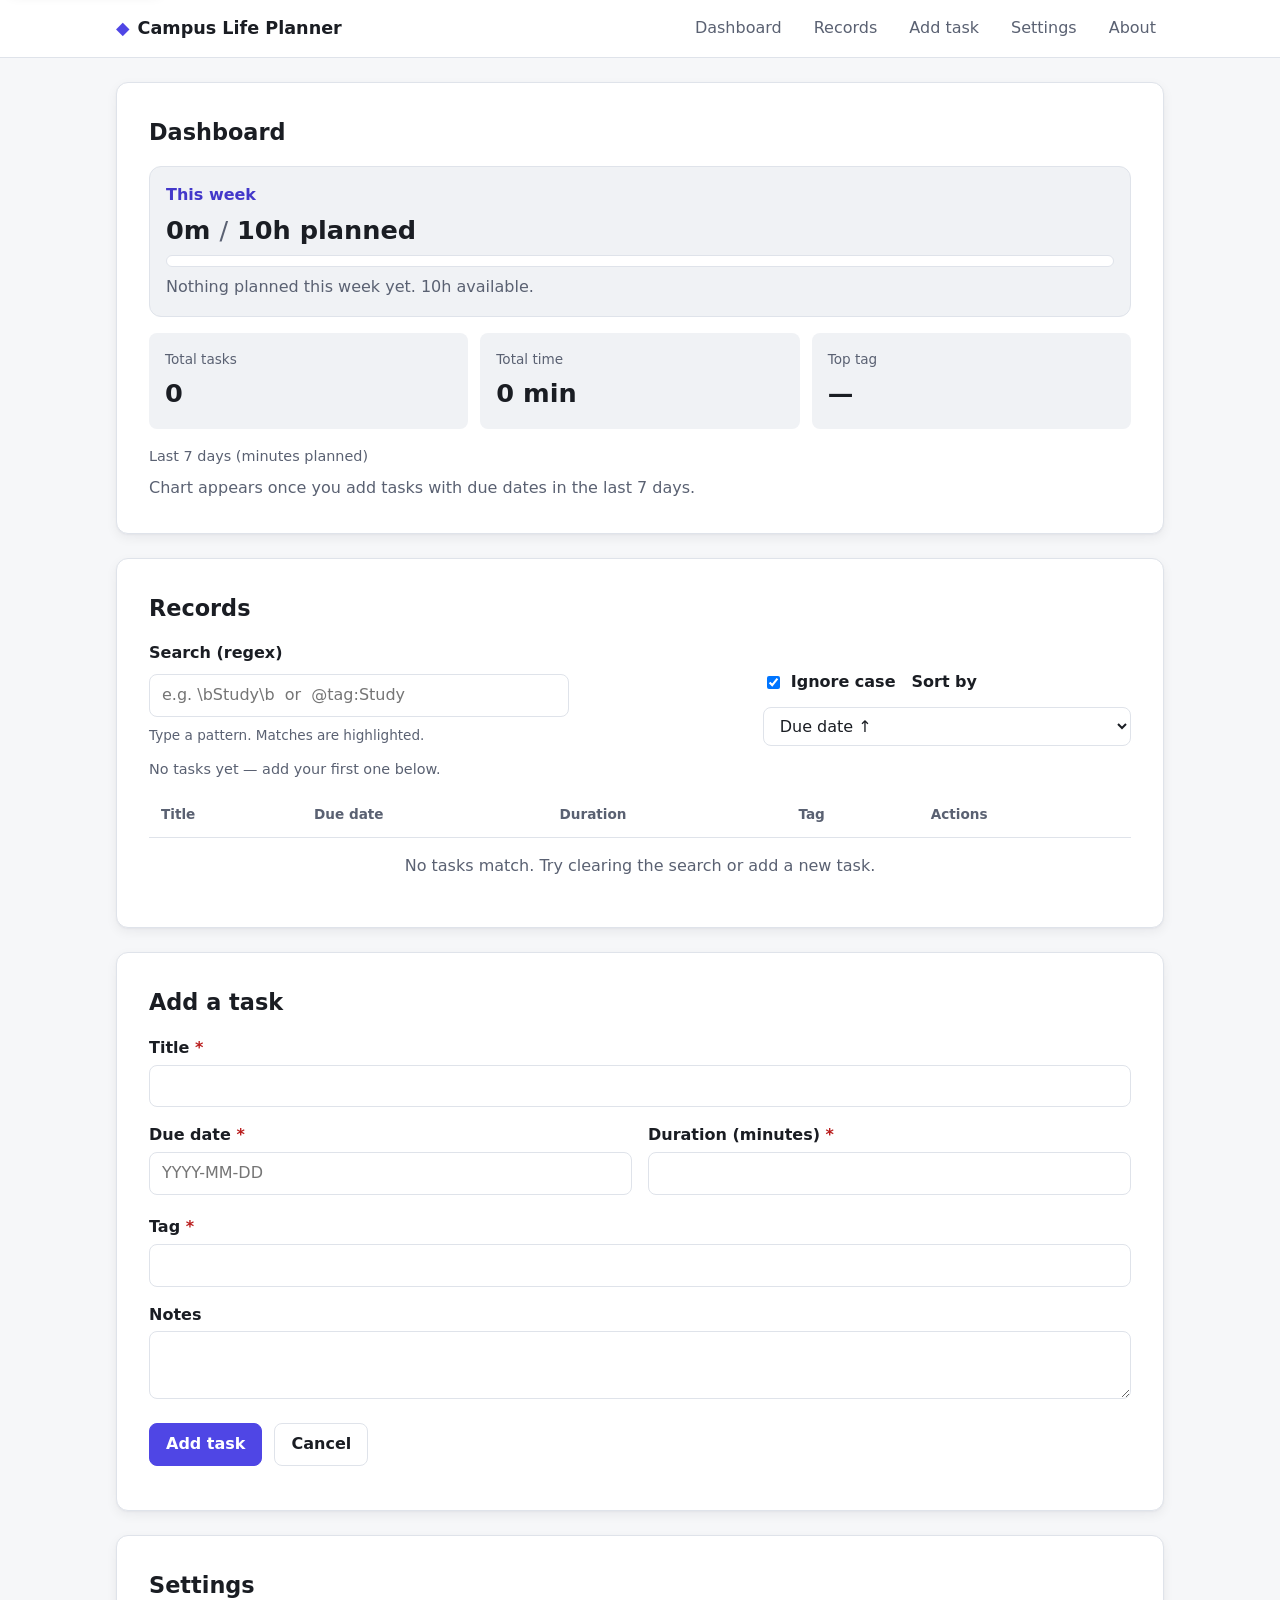
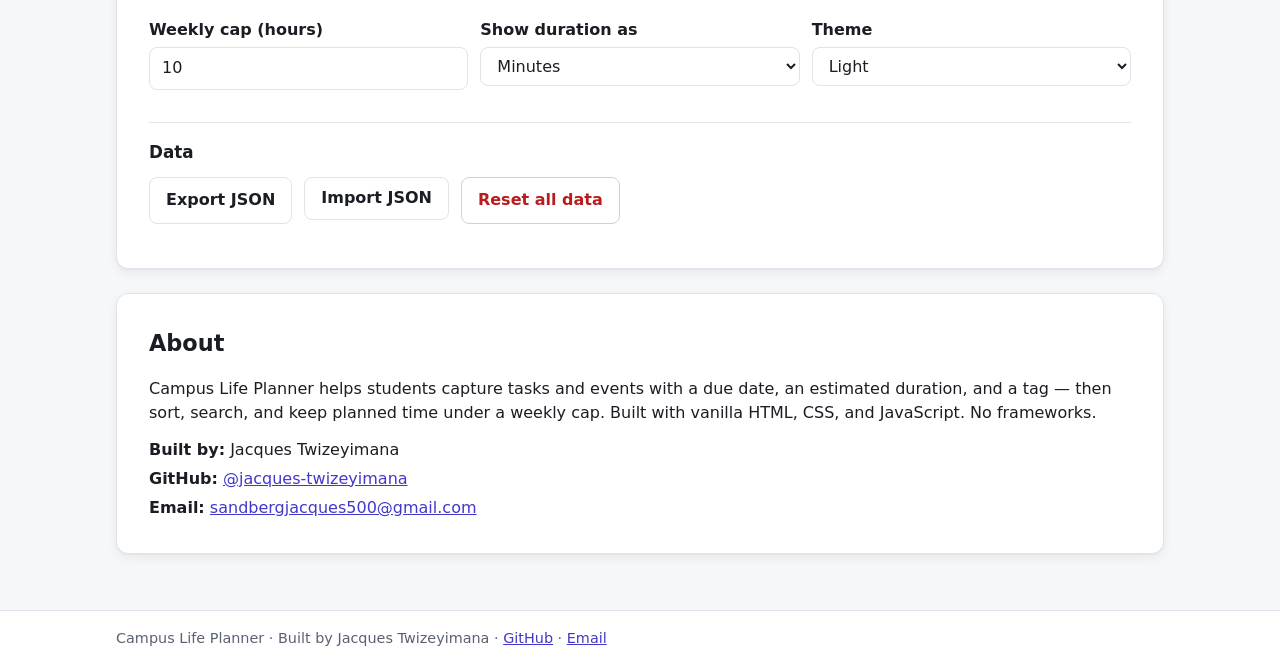
<file: index.html>
<!DOCTYPE html>
<html lang="en">
<head>
  <meta charset="UTF-8" />
  <meta name="viewport" content="width=device-width, initial-scale=1.0" />
  <meta name="description" content="Campus Life Planner — an accessible, responsive planner for student tasks and events." />
  <title>Campus Life Planner</title>
  <link rel="stylesheet" href="styles/main.css" />
</head>
<body>
  <!-- Skip link: first focusable element -->
  <a class="skip-link" href="#main">Skip to content</a>

  <header class="site-header">
    <div class="container site-header__inner">
      <a class="brand" href="#main">
        <span class="brand__mark" aria-hidden="true">◆</span>
        <span class="brand__name">Campus Life Planner</span>
      </a>
      <nav class="site-nav" aria-label="Primary">
        <ul class="site-nav__list">
          <li><a href="#dashboard">Dashboard</a></li>
          <li><a href="#records">Records</a></li>
          <li><a href="#form-section">Add task</a></li>
          <li><a href="#settings">Settings</a></li>
          <li><a href="#about">About</a></li>
        </ul>
      </nav>
    </div>
  </header>

  <main id="main" class="container" tabindex="-1">

    <!-- Dashboard -->
    <section id="dashboard" class="section" aria-labelledby="dashboard-h">
      <h1 id="dashboard-h" class="section__title">Dashboard</h1>

      <!-- Weekly cap / target status -->
      <div class="cap-card" aria-labelledby="cap-h">
        <h2 id="cap-h" class="cap-card__title">This week</h2>
        <p class="cap-card__figure"><span data-cap-used>0m</span> <span class="cap-card__sep">/</span> <span data-cap-total>10h</span> planned</p>
        <div class="cap-bar" role="img" aria-label="Planned time against weekly cap">
          <div class="cap-bar__fill" data-cap-fill style="inline-size: 0%"></div>
        </div>
        <p class="cap-card__note" data-cap-message role="status" aria-live="polite">No tasks yet.</p>
      </div>

      <ul class="stat-grid" aria-label="Summary statistics">
        <li class="stat">
          <span class="stat__label">Total tasks</span>
          <span class="stat__value" data-stat-total>0</span>
        </li>
        <li class="stat">
          <span class="stat__label">Total time</span>
          <span class="stat__value" data-stat-minutes>0</span>
        </li>
        <li class="stat">
          <span class="stat__label">Top tag</span>
          <span class="stat__value" data-stat-top>—</span>
        </li>
      </ul>

      <figure class="chart" aria-labelledby="chart-h">
        <figcaption id="chart-h" class="chart__title">Last 7 days (minutes planned)</figcaption>
        <div class="chart__bars" data-chart>
          <p class="muted">Chart appears once you add tasks with due dates this week.</p>
        </div>
      </figure>
    </section>

    <!-- Records -->
    <section id="records" class="section" aria-labelledby="records-h">
      <h2 id="records-h" class="section__title">Records</h2>

      <div class="toolbar">
        <div class="toolbar__search">
          <label for="search">Search (regex)</label>
          <input type="search" id="search" name="search" placeholder="e.g. \bStudy\b  or  @tag:Study" autocomplete="off" aria-describedby="search-help search-error" />
          <p id="search-help" class="field-help">Type a pattern. Matches are highlighted.</p>
          <p id="search-error" class="field-error" role="alert" hidden></p>
        </div>
        <div class="toolbar__controls">
          <label class="checkbox">
            <input type="checkbox" id="search-ci" checked />
            <span>Ignore case</span>
          </label>
          <label for="sort">Sort by</label>
          <select id="sort" name="sort">
            <option value="dueDate-asc">Due date ↑</option>
            <option value="dueDate-desc">Due date ↓</option>
            <option value="title-asc">Title A→Z</option>
            <option value="title-desc">Title Z→A</option>
            <option value="duration-asc">Minutes ↑</option>
            <option value="duration-desc">Minutes ↓</option>
          </select>
        </div>
      </div>

      <p class="results-count" role="status" aria-live="polite" data-results-count></p>

      <!-- Desktop: table -->
      <div class="table-wrap" data-view="table">
        <table class="records-table">
          <caption class="visually-hidden">List of planned tasks and events</caption>
          <thead>
            <tr>
              <th scope="col">Title</th>
              <th scope="col">Due date</th>
              <th scope="col">Duration</th>
              <th scope="col">Tag</th>
              <th scope="col">Actions</th>
            </tr>
          </thead>
          <tbody data-records-body></tbody>
        </table>
      </div>

      <!-- Mobile: cards -->
      <ul class="cards" data-view="cards" data-records-cards aria-label="Planned tasks (card view)"></ul>

      <p class="empty-state" data-empty hidden>No tasks match. Try clearing the search or add a new task.</p>
    </section>

    <!-- Add / edit form -->
    <section id="form-section" class="section" aria-labelledby="form-h">
      <h2 id="form-h" class="section__title">Add a task</h2>

      <form id="task-form" class="task-form" novalidate>
        <input type="hidden" name="id" />

        <div class="field">
          <label for="title">Title <span class="req" aria-hidden="true">*</span></label>
          <input type="text" id="title" name="title" required aria-describedby="title-error" autocomplete="off" />
          <p id="title-error" class="field-error" role="alert" hidden></p>
        </div>

        <div class="field-row">
          <div class="field">
            <label for="dueDate">Due date <span class="req" aria-hidden="true">*</span></label>
            <input type="text" id="dueDate" name="dueDate" inputmode="numeric" placeholder="YYYY-MM-DD" required aria-describedby="dueDate-error" />
            <p id="dueDate-error" class="field-error" role="alert" hidden></p>
          </div>

          <div class="field">
            <label for="duration">Duration (minutes) <span class="req" aria-hidden="true">*</span></label>
            <input type="text" id="duration" name="duration" inputmode="decimal" required aria-describedby="duration-error duration-hint" />
            <p id="duration-hint" class="field-help" data-duration-hint></p>
            <p id="duration-error" class="field-error" role="alert" hidden></p>
          </div>
        </div>

        <div class="field">
          <label for="tag">Tag <span class="req" aria-hidden="true">*</span></label>
          <input type="text" id="tag" name="tag" list="tag-list" required aria-describedby="tag-error" autocomplete="off" />
          <datalist id="tag-list">
            <option value="Study"></option>
            <option value="Class"></option>
            <option value="Assignment"></option>
            <option value="Event"></option>
            <option value="Personal"></option>
          </datalist>
          <p id="tag-error" class="field-error" role="alert" hidden></p>
        </div>

        <div class="field">
          <label for="notes">Notes</label>
          <textarea id="notes" name="notes" rows="2" aria-describedby="notes-error"></textarea>
          <p id="notes-error" class="field-error" role="alert" hidden></p>
        </div>

        <div class="form-actions">
          <button type="submit" class="btn btn--primary" data-submit-label>Add task</button>
          <button type="reset" class="btn btn--ghost" data-cancel hidden>Cancel</button>
        </div>
        <p class="form-status" role="status" aria-live="polite" data-form-status></p>
      </form>
    </section>

    <!-- Settings -->
    <section id="settings" class="section" aria-labelledby="settings-h">
      <h2 id="settings-h" class="section__title">Settings</h2>

      <div class="settings-grid">
        <div class="field">
          <label for="weekly-cap">Weekly cap (hours)</label>
          <input type="text" id="weekly-cap" name="weekly-cap" inputmode="decimal" value="10" aria-describedby="weekly-cap-error" />
          <p id="weekly-cap-error" class="field-error" role="alert" hidden></p>
        </div>

        <div class="field">
          <label for="unit-display">Show duration as</label>
          <select id="unit-display" name="unit-display">
            <option value="minutes">Minutes</option>
            <option value="hours">Hours</option>
          </select>
        </div>

        <div class="field">
          <label for="theme">Theme</label>
          <select id="theme" name="theme">
            <option value="light">Light</option>
            <option value="dark">Dark</option>
          </select>
        </div>
      </div>

      <div class="settings-data">
        <h3 class="settings-data__title">Data</h3>
        <div class="settings-data__actions">
          <button type="button" class="btn" data-export>Export JSON</button>
          <label class="btn btn--file">
            Import JSON
            <input type="file" id="import-file" accept="application/json,.json" class="visually-hidden" />
          </label>
          <button type="button" class="btn btn--danger" data-reset>Reset all data</button>
        </div>
        <p class="settings-data__status" role="status" aria-live="polite" data-data-status></p>
      </div>
    </section>

    <!-- About -->
    <section id="about" class="section" aria-labelledby="about-h">
      <h2 id="about-h" class="section__title">About</h2>
      <p>
        Campus Life Planner helps students capture tasks and events with a due date,
        an estimated duration, and a tag — then sort, search, and keep planned time
        under a weekly cap. Built with vanilla HTML, CSS, and JavaScript. No frameworks.
      </p>
      <ul class="about-contact">
        <li><strong>Built by:</strong> Jacques Twizeyimana</li>
        <li><strong>GitHub:</strong> <a href="https://github.com/jacques-twizeyimana">@jacques-twizeyimana</a></li>
        <li><strong>Email:</strong> <a href="mailto:sandbergjacques500@gmail.com">sandbergjacques500@gmail.com</a></li>
      </ul>
    </section>
  </main>

  <footer class="site-footer">
    <div class="container">
      <p>Campus Life Planner · Built by <span>Jacques Twizeyimana</span> ·
        <a href="https://github.com/jacques-twizeyimana">GitHub</a> ·
        <a href="mailto:sandbergjacques500@gmail.com">Email</a>
      </p>
    </div>
  </footer>

  <script type="module" src="scripts/app.js"></script>
</body>
</html>
</file>
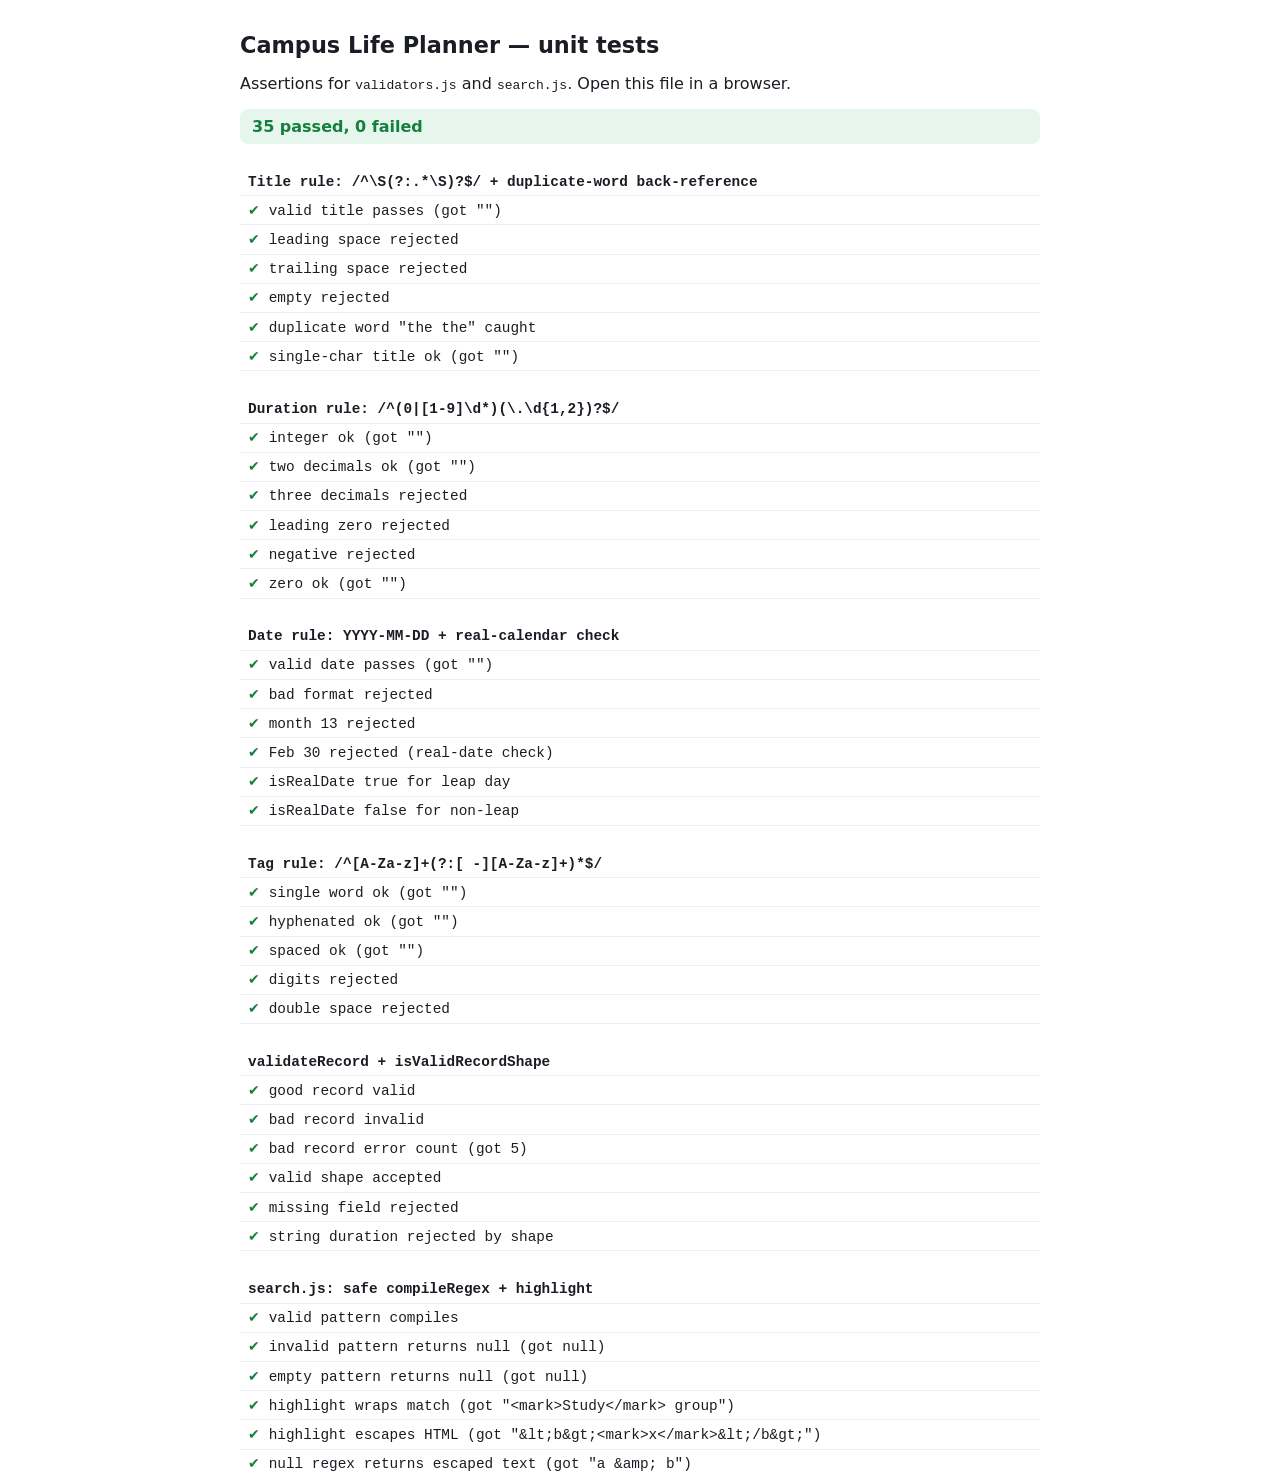
<file: tests/tests.html>
<!DOCTYPE html>
<html lang="en">
<head>
  <meta charset="UTF-8" />
  <meta name="viewport" content="width=device-width, initial-scale=1.0" />
  <title>Campus Life Planner — Tests</title>
  <style>
    body { font-family: system-ui, sans-serif; max-width: 800px; margin: 2rem auto; padding: 0 1rem; color: #1a1d23; }
    h1 { font-size: 1.4rem; }
    .summary { font-weight: 700; padding: .5rem .75rem; border-radius: 8px; margin: 1rem 0; }
    .summary.ok { background: #e7f6ec; color: #15803d; }
    .summary.fail { background: #fdecec; color: #b91c1c; }
    ul { list-style: none; padding: 0; }
    li { padding: .35rem .5rem; border-bottom: 1px solid #eee; font-family: ui-monospace, monospace; font-size: .9rem; }
    .pass::before { content: "✔ "; color: #15803d; }
    .fail-line { color: #b91c1c; }
    .fail-line::before { content: "\2718 "; color: #b91c1c; }
    .group { margin-top: 1.5rem; font-weight: 700; }
  </style>
</head>
<body>
  <h1>Campus Life Planner — unit tests</h1>
  <p>Assertions for <code>validators.js</code> and <code>search.js</code>. Open this file in a browser.</p>
  <div id="summary" class="summary">Running…</div>
  <ul id="results"></ul>

  <script type="module">
    import { validateField, validateRecord, isRealDate, isValidRecordShape, patterns } from '../scripts/validators.js';
    import { compileRegex, highlight } from '../scripts/search.js';

    const results = document.getElementById('results');
    let passed = 0, failed = 0;

    function group(name) {
      const li = document.createElement('li');
      li.className = 'group';
      li.textContent = name;
      results.appendChild(li);
    }
    function assert(label, cond) {
      const li = document.createElement('li');
      li.className = cond ? 'pass' : 'fail-line';
      li.textContent = label;
      results.appendChild(li);
      cond ? passed++ : failed++;
    }
    const eq = (label, a, b) => assert(`${label} (got ${JSON.stringify(a)})`, a === b);

    /* ---------- Title ---------- */
    group('Title rule: /^\\S(?:.*\\S)?$/ + duplicate-word back-reference');
    eq('valid title passes', validateField('title', 'Calculus problem set'), '');
    assert('leading space rejected', validateField('title', ' Calculus') !== '');
    assert('trailing space rejected', validateField('title', 'Calculus ') !== '');
    assert('empty rejected', validateField('title', '') !== '');
    assert('duplicate word "the the" caught', validateField('title', 'review the the notes') !== '');
    eq('single-char title ok', validateField('title', 'A'), '');

    /* ---------- Duration ---------- */
    group('Duration rule: /^(0|[1-9]\\d*)(\\.\\d{1,2})?$/');
    eq('integer ok', validateField('duration', '90'), '');
    eq('two decimals ok', validateField('duration', '45.50'), '');
    assert('three decimals rejected', validateField('duration', '45.123') !== '');
    assert('leading zero rejected', validateField('duration', '012') !== '');
    assert('negative rejected', validateField('duration', '-5') !== '');
    eq('zero ok', validateField('duration', '0'), '');

    /* ---------- Date ---------- */
    group('Date rule: YYYY-MM-DD + real-calendar check');
    eq('valid date passes', validateField('dueDate', '2025-09-29'), '');
    assert('bad format rejected', validateField('dueDate', '2025-9-1') !== '');
    assert('month 13 rejected', validateField('dueDate', '2025-13-01') !== '');
    assert('Feb 30 rejected (real-date check)', validateField('dueDate', '2025-02-30') !== '');
    assert('isRealDate true for leap day', isRealDate('2024-02-29') === true);
    assert('isRealDate false for non-leap', isRealDate('2025-02-29') === false);

    /* ---------- Tag ---------- */
    group('Tag rule: /^[A-Za-z]+(?:[ -][A-Za-z]+)*$/');
    eq('single word ok', validateField('tag', 'Study'), '');
    eq('hyphenated ok', validateField('tag', 'Group-Work'), '');
    eq('spaced ok', validateField('tag', 'Lab Session'), '');
    assert('digits rejected', validateField('tag', 'Study1') !== '');
    assert('double space rejected', validateField('tag', 'Lab  Session') !== '');

    /* ---------- Whole record + shape ---------- */
    group('validateRecord + isValidRecordShape');
    const good = { title: 'Lab report', dueDate: '2025-10-01', duration: '120', tag: 'Study', notes: '' };
    assert('good record valid', validateRecord(good).valid === true);
    const bad = { title: ' bad ', dueDate: '2025-02-30', duration: 'x', tag: '1', notes: 'is is wrong' };
    const badResult = validateRecord(bad);
    assert('bad record invalid', badResult.valid === false);
    eq('bad record error count', Object.keys(badResult.errors).length, 5);
    assert('valid shape accepted', isValidRecordShape({ id: 'task_0001', title: 'X', dueDate: '2025-01-01', duration: 30, tag: 'Study' }) === true);
    assert('missing field rejected', isValidRecordShape({ id: 'task_0001', title: 'X' }) === false);
    assert('string duration rejected by shape', isValidRecordShape({ id: 'a', title: 'X', dueDate: '2025-01-01', duration: '30', tag: 'Study' }) === false);

    /* ---------- Search compiler + highlight ---------- */
    group('search.js: safe compileRegex + highlight');
    assert('valid pattern compiles', compileRegex('Stud', 'i') instanceof RegExp);
    eq('invalid pattern returns null', compileRegex('(', 'i'), null);
    eq('empty pattern returns null', compileRegex('', 'i'), null);
    eq('highlight wraps match', highlight('Study group', compileRegex('Study', 'i')), '<mark>Study</mark> group');
    eq('highlight escapes HTML', highlight('<b>x</b>', compileRegex('x', 'i')), '&lt;b&gt;<mark>x</mark>&lt;/b&gt;');
    eq('null regex returns escaped text', highlight('a & b', null), 'a &amp; b');

    /* ---------- Summary ---------- */
    const summary = document.getElementById('summary');
    summary.textContent = `${passed} passed, ${failed} failed`;
    summary.className = 'summary ' + (failed === 0 ? 'ok' : 'fail');
  </script>
</body>
</html>
</file>
<file: styles/main.css>
/* Campus Life Planner — base styles.
   Mobile-first. Tokens via custom properties. Three breakpoints. */

/* ---------- Design tokens ---------- */
:root {
  --bg: #f6f7f9;
  --surface: #ffffff;
  --surface-2: #f0f2f5;
  --text: #1a1d23;
  --text-muted: #5a6172;
  --border: #dfe3ea;
  --accent: #4f46e5;       /* indigo 600 — passes AA on white */
  --accent-strong: #4338ca;
  --accent-weak: #eef0fe;
  --success: #15803d;
  --danger: #b91c1c;
  --danger-weak: #fdecec;
  --mark: #fff3bf;

  --radius: 12px;
  --radius-sm: 8px;
  --shadow: 0 1px 2px rgba(16, 24, 40, 0.04), 0 4px 12px rgba(16, 24, 40, 0.06);
  --shadow-focus: 0 0 0 3px var(--accent-weak);
  --ring: 0 0 0 3px rgba(79, 70, 229, 0.45);

  --space-1: 0.25rem;
  --space-2: 0.5rem;
  --space-3: 0.75rem;
  --space-4: 1rem;
  --space-5: 1.5rem;
  --space-6: 2rem;
  --container: 1080px;

  --font: system-ui, -apple-system, "Segoe UI", Roboto, Helvetica, Arial, sans-serif;
  color-scheme: light;
}

/* ---------- Dark theme (persisted via Settings) ---------- */
[data-theme="dark"] {
  --bg: #13151a;
  --surface: #1b1e26;
  --surface-2: #242833;
  --text: #e7e9ee;
  --text-muted: #a7adbd;
  --border: #2d3240;
  --accent: #8b85f0;
  --accent-strong: #aaa5f7;
  --accent-weak: #23263a;
  --success: #7bd99a;
  --danger: #f0908f;
  --danger-weak: #3a2323;
  --mark: #5c4a00;
  --shadow: 0 1px 2px rgba(0, 0, 0, 0.3), 0 4px 12px rgba(0, 0, 0, 0.35);
  color-scheme: dark;
}

/* ---------- Reset-ish ---------- */
*, *::before, *::after { box-sizing: border-box; }
html { -webkit-text-size-adjust: 100%; }
body {
  margin: 0;
  font-family: var(--font);
  font-size: 1rem;
  line-height: 1.55;
  color: var(--text);
  background: var(--bg);
}
h1, h2, h3, p, ul, figure { margin: 0; }
ul { list-style: none; padding: 0; }
a { color: var(--accent-strong); }
a:hover { color: var(--accent); }
img { max-width: 100%; }

/* ---------- Utilities ---------- */
.container { width: 100%; max-width: var(--container); margin-inline: auto; padding-inline: var(--space-4); }
.muted { color: var(--text-muted); }
.visually-hidden {
  position: absolute !important;
  width: 1px; height: 1px;
  margin: -1px; padding: 0; border: 0;
  clip: rect(0 0 0 0); clip-path: inset(50%);
  overflow: hidden; white-space: nowrap;
}

/* ---------- Focus visibility (a11y) ---------- */
:focus-visible {
  outline: 3px solid var(--accent);
  outline-offset: 2px;
  border-radius: 4px;
}

/* ---------- Skip link ---------- */
.skip-link {
  position: absolute;
  left: var(--space-2);
  top: -3rem;
  z-index: 100;
  background: var(--surface);
  color: var(--text);
  padding: var(--space-2) var(--space-4);
  border-radius: var(--radius-sm);
  box-shadow: var(--shadow);
  transition: top 150ms ease;
}
.skip-link:focus { top: var(--space-2); }

/* ---------- Header / nav ---------- */
.site-header {
  background: var(--surface);
  border-bottom: 1px solid var(--border);
  position: sticky;
  top: 0;
  z-index: 50;
}
.site-header__inner {
  display: flex;
  flex-direction: column;
  gap: var(--space-2);
  padding-block: var(--space-3);
}
.brand {
  display: inline-flex;
  align-items: center;
  gap: var(--space-2);
  font-weight: 700;
  font-size: 1.1rem;
  text-decoration: none;
  color: var(--text);
}
.brand__mark { color: var(--accent); }
.site-nav__list {
  display: flex;
  flex-wrap: wrap;
  gap: var(--space-1) var(--space-4);
}
.site-nav a {
  display: inline-block;
  padding: var(--space-1) var(--space-2);
  border-radius: var(--radius-sm);
  text-decoration: none;
  color: var(--text-muted);
  font-weight: 500;
}
.site-nav a:hover { color: var(--text); background: var(--surface-2); }

/* ---------- Sections ---------- */
main { padding-block: var(--space-5) var(--space-6); }
.section {
  background: var(--surface);
  border: 1px solid var(--border);
  border-radius: var(--radius);
  padding: var(--space-5);
  margin-block-end: var(--space-5);
  box-shadow: var(--shadow);
}
.section__title { font-size: 1.4rem; margin-block-end: var(--space-4); }

/* ---------- Dashboard ---------- */
.cap-card {
  background: var(--surface-2);
  border: 1px solid var(--border);
  border-radius: var(--radius);
  padding: var(--space-4);
  margin-block-end: var(--space-4);
}
.cap-card__title { font-size: 1rem; color: var(--accent-strong); }
.cap-card__figure { font-size: 1.6rem; font-weight: 700; margin-block: var(--space-1); }
.cap-card__sep { color: var(--text-muted); font-weight: 400; }
.cap-bar {
  block-size: 12px;
  background: var(--surface);
  border: 1px solid var(--border);
  border-radius: 999px;
  overflow: hidden;
}
.cap-bar__fill {
  block-size: 100%;
  inline-size: 0%;
  background: var(--accent);
  transition: inline-size 400ms ease;
}
.cap-bar__fill.is-over { background: var(--danger); }
.cap-card__note { margin-block-start: var(--space-2); color: var(--text-muted); }

.stat-grid {
  display: grid;
  grid-template-columns: 1fr;
  gap: var(--space-3);
  margin-block-end: var(--space-4);
}
.stat {
  display: flex;
  flex-direction: column;
  gap: var(--space-1);
  background: var(--surface-2);
  border-radius: var(--radius-sm);
  padding: var(--space-4);
}
.stat__label { color: var(--text-muted); font-size: 0.85rem; }
.stat__value { font-size: 1.6rem; font-weight: 700; }

.chart__title { font-size: 0.9rem; color: var(--text-muted); margin-block-end: var(--space-2); }
.chart__row {
  display: flex;
  align-items: flex-end;
  gap: var(--space-2);
  block-size: 110px;
}
.chart__col {
  flex: 1;
  display: flex;
  flex-direction: column;
  align-items: center;
  justify-content: flex-end;
  block-size: 100%;
  gap: var(--space-1);
}
.chart__bar {
  inline-size: 100%;
  max-inline-size: 36px;
  background: var(--accent);
  border-radius: 4px 4px 0 0;
  min-block-size: 4px;
  transition: block-size 500ms ease;
}
.chart__label { font-size: 0.75rem; color: var(--text-muted); }

/* ---------- Toolbar (search + sort) ---------- */
.toolbar { display: flex; flex-direction: column; gap: var(--space-4); margin-block-end: var(--space-3); }
.toolbar__search { display: flex; flex-direction: column; gap: var(--space-1); }
.toolbar__controls { display: flex; flex-wrap: wrap; align-items: center; gap: var(--space-2) var(--space-4); }
.checkbox { display: inline-flex; align-items: center; gap: var(--space-2); }
.results-count { color: var(--text-muted); font-size: 0.9rem; margin-block-end: var(--space-3); }

/* ---------- Forms ---------- */
label { display: block; font-weight: 600; margin-block-end: var(--space-1); }
input, select, textarea {
  inline-size: 100%;
  font: inherit;
  color: var(--text);
  background: var(--surface);
  border: 1px solid var(--border);
  border-radius: var(--radius-sm);
  padding: var(--space-2) var(--space-3);
}
input:focus, select:focus, textarea:focus { border-color: var(--accent); outline: none; box-shadow: var(--ring); }
textarea { resize: vertical; }
.field { margin-block-end: var(--space-4); }
.field-row { display: flex; flex-direction: column; gap: 0; }
.req { color: var(--danger); }
.field-help { color: var(--text-muted); font-size: 0.85rem; margin-block-start: var(--space-1); }
.field-error { color: var(--danger); font-size: 0.85rem; margin-block-start: var(--space-1); font-weight: 600; }
input[aria-invalid="true"], textarea[aria-invalid="true"] { border-color: var(--danger); box-shadow: 0 0 0 3px var(--danger-weak); }
.checkbox input, .btn--file input { inline-size: auto; }

.form-actions { display: flex; gap: var(--space-3); }
.form-status, .settings-data__status { margin-block-start: var(--space-3); color: var(--text-muted); }

/* ---------- Buttons ---------- */
.btn {
  display: inline-flex;
  align-items: center;
  justify-content: center;
  gap: var(--space-2);
  font: inherit;
  font-weight: 600;
  cursor: pointer;
  padding: var(--space-2) var(--space-4);
  border-radius: var(--radius-sm);
  border: 1px solid var(--border);
  background: var(--surface);
  color: var(--text);
  transition: background 150ms ease, transform 80ms ease, border-color 150ms ease;
}
.btn:hover { background: var(--surface-2); }
.btn:active { transform: translateY(1px); }
.btn--primary { background: var(--accent); border-color: var(--accent); color: #fff; }
.btn--primary:hover { background: var(--accent-strong); }
.btn--ghost { background: transparent; }
.btn--danger { color: var(--danger); border-color: #f0c4c4; }
.btn--danger:hover { background: var(--danger-weak); }
.btn--file { cursor: pointer; }
/* The file input is visually hidden but still focusable — show focus on the label. */
.btn--file:focus-within { box-shadow: var(--ring); border-color: var(--accent); }

/* ---------- Records: table + cards ---------- */
.table-wrap { display: none; }            /* hidden on mobile, cards show instead */
.records-table { inline-size: 100%; border-collapse: collapse; }
.records-table th, .records-table td {
  text-align: start;
  padding: var(--space-3);
  border-block-end: 1px solid var(--border);
  vertical-align: top;
}
.records-table th { font-size: 0.85rem; color: var(--text-muted); }

.cards { display: grid; grid-template-columns: 1fr; gap: var(--space-3); }
.card {
  border: 1px solid var(--border);
  border-radius: var(--radius);
  padding: var(--space-4);
  background: var(--surface);
  transition: box-shadow 150ms ease, transform 150ms ease;
}
.card:hover { box-shadow: var(--shadow); transform: translateY(-2px); }
.card__title { font-size: 1.05rem; font-weight: 700; }
.card__meta { color: var(--text-muted); font-size: 0.9rem; margin-block: var(--space-1); }
.card__actions { display: flex; gap: var(--space-2); margin-block-start: var(--space-3); }

.btn--sm { padding: var(--space-1) var(--space-3); font-size: 0.85rem; }
.row-actions, .card__actions { display: flex; gap: var(--space-2); }
.cell-title { font-weight: 600; }
.cell-notes, .card__notes { display: block; font-weight: 400; color: var(--text-muted); font-size: 0.85rem; margin-block-start: 2px; }

.tag {
  display: inline-block;
  font-size: 0.8rem;
  font-weight: 600;
  padding: 2px 8px;
  border-radius: 999px;
  background: var(--accent-weak);
  color: var(--accent-strong);
}
mark { background: var(--mark); color: inherit; border-radius: 2px; padding: 0 1px; }
.empty-state { color: var(--text-muted); padding: var(--space-4); text-align: center; }

/* ---------- Settings ---------- */
.settings-grid { display: grid; grid-template-columns: 1fr; gap: var(--space-3); }
.settings-data { margin-block-start: var(--space-4); padding-block-start: var(--space-4); border-block-start: 1px solid var(--border); }
.settings-data__title { font-size: 1.05rem; margin-block-end: var(--space-3); }
.settings-data__actions { display: flex; flex-wrap: wrap; gap: var(--space-3); }

/* ---------- About / footer ---------- */
.about-contact { margin-block-start: var(--space-3); display: grid; gap: var(--space-1); }
.site-footer { border-block-start: 1px solid var(--border); background: var(--surface); padding-block: var(--space-4); }
.site-footer p { color: var(--text-muted); font-size: 0.9rem; }

/* Breakpoint 1 — Tablet (~768px) */
@media (min-width: 768px) {
  .site-header__inner { flex-direction: row; align-items: center; justify-content: space-between; }
  .stat-grid { grid-template-columns: repeat(3, 1fr); }
  .field-row { flex-direction: row; gap: var(--space-4); }
  .field-row .field { flex: 1; }
  .settings-grid { grid-template-columns: repeat(3, 1fr); }
  .cards { grid-template-columns: repeat(2, 1fr); }
  .toolbar { flex-direction: row; align-items: flex-end; justify-content: space-between; }
  .toolbar__search { flex: 1; max-inline-size: 420px; }
}

/* Breakpoint 2 — Desktop (~1024px): table replaces cards */
@media (min-width: 1024px) {
  .table-wrap { display: block; }
  .cards { display: none; }
  .section { padding: var(--space-6); }
}

/* ---------- Reduced motion ---------- */
@media (prefers-reduced-motion: reduce) {
  *, *::before, *::after { transition-duration: 0.001ms !important; animation-duration: 0.001ms !important; }
}
</file>
